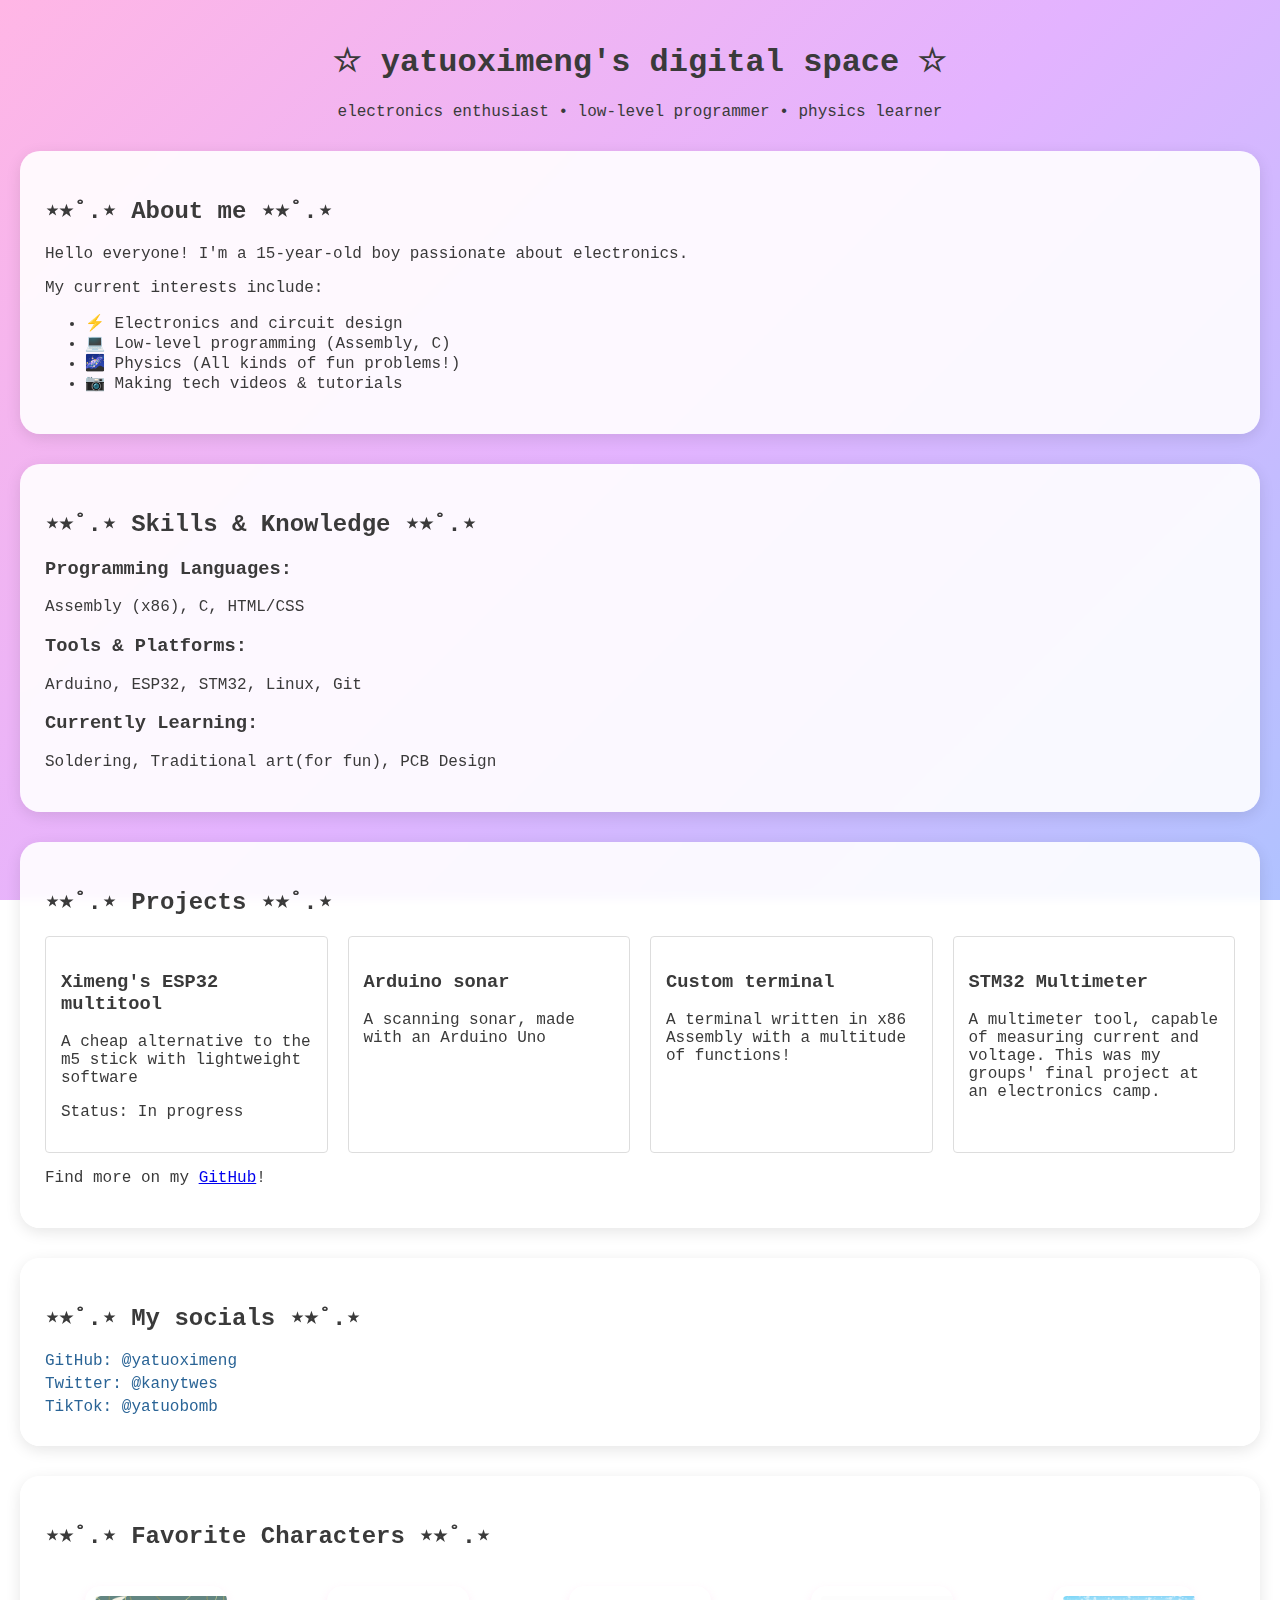
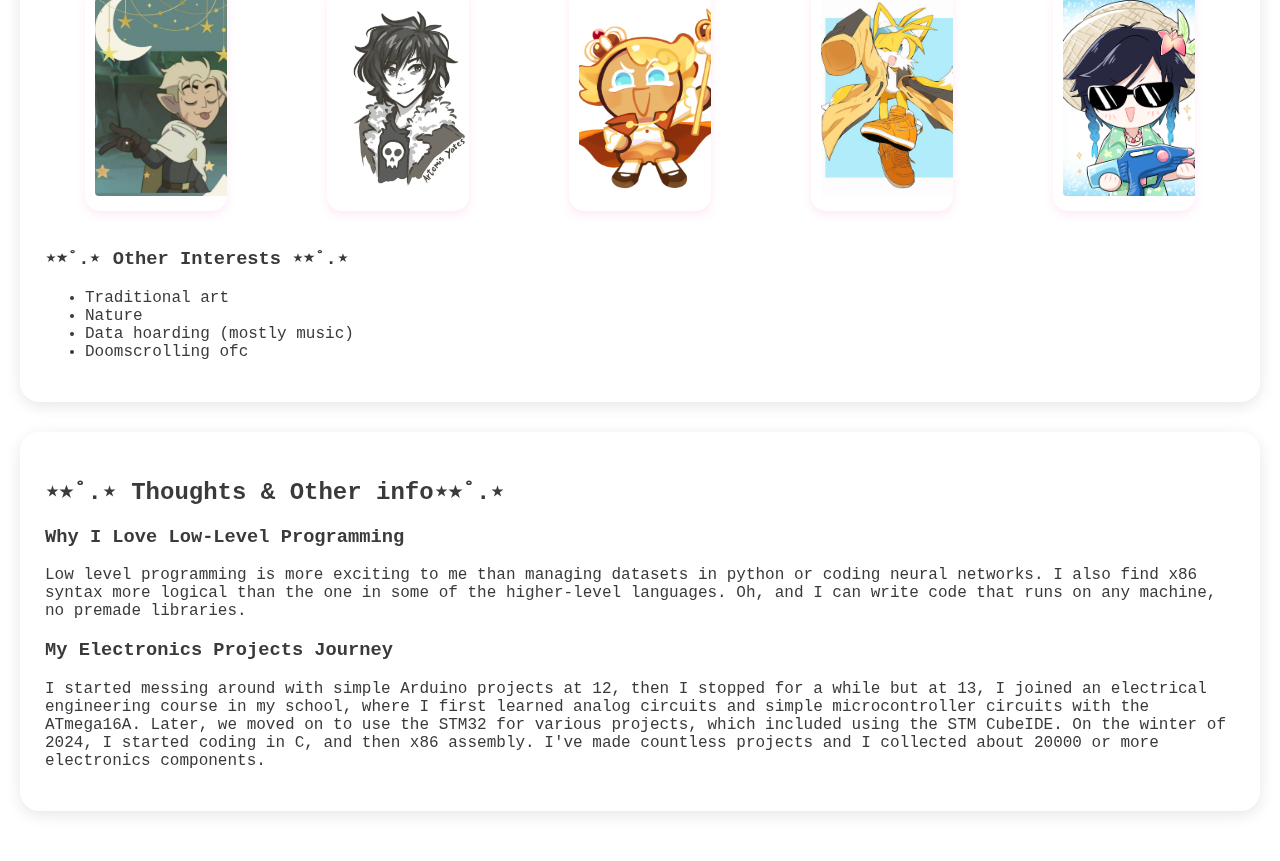
<file: index.html>
<!DOCTYPE html>
<html lang="en">
<head>
    <meta charset="UTF-8">
    <meta name="viewport" content="width=device-width, initial-scale=1.0">
    <title>yatuoximeng</title>
    <link rel="stylesheet" href="style.css">
</head>
<body>
    <header>
        <h1>☆ yatuoximeng's digital space ☆</h1>
        <p>electronics enthusiast • low-level programmer • physics learner</p>
    </header>
    
    <main>
        <section id="about">
            <h2>⋆⭒˚.⋆ About me ⋆⭒˚.⋆</h2>
            <p>Hello everyone! I'm a 15-year-old boy passionate about electronics.</p>
            <p>My current interests include:</p>
            <ul>
                <li>⚡ Electronics and circuit design</li>
                <li>💻 Low-level programming (Assembly, C)</li>
                <li>🌌 Physics (All kinds of fun problems!)</li>
                <li>📷 Making tech videos & tutorials</li>
            </ul>
        </section>
        
        <section id="skills">
            <h2>⋆⭒˚.⋆ Skills & Knowledge ⋆⭒˚.⋆</h2>
            <div class="skills-container">
                <h3>Programming Languages:</h3>
                <p>Assembly (x86), C, HTML/CSS</p>
                
                <h3>Tools & Platforms:</h3>
                <p>Arduino, ESP32, STM32, Linux, Git</p>
                
                <h3>Currently Learning:</h3>
                <p>Soldering, Traditional art(for fun), PCB Design</p>
            </div>
        </section>
        
        <section id="projects">
            <h2>⋆⭒˚.⋆ Projects ⋆⭒˚.⋆</h2>
            <div class="projects">
                <div class="project-card">
                    <h3>Ximeng's ESP32 multitool</h3>
                    <p>A cheap alternative to the m5 stick with lightweight software</p>
                    <p>Status: In progress</p>
                </div>
                <div class="project-card">
                    <h3>Arduino sonar</h3>
                    <p>A scanning sonar, made with an Arduino Uno</p>
                </div>
                <div class="project-card">
                    <h3>Custom terminal</h3>
                    <p>A terminal written in x86 Assembly with a multitude of functions!</p>
                </div>
                <div class="project-card">
                    <h3>STM32 Multimeter</h3>
                    <p>A multimeter tool, capable of measuring current and voltage. This was my groups' final project at an electronics camp.</p>
                </div>
            </div>
            <p>Find more on my <a href="https://github.com/dogalesz" target="_blank">GitHub</a>!</p>
        </section>
        
        <section id="socials">
            <h2>⋆⭒˚.⋆ My socials ⋆⭒˚.⋆</h2>
            <div class="social-links">
                <a href="https://github.com/dogalesz" target="_blank">GitHub: @yatuoximeng</a>
                <a href="https://twitter.com/kanytwes" target="_blank">Twitter: @kanytwes</a>
                <a href="https://tiktok.com/@yatuobomb" target="_blank">TikTok: @yatuobomb</a>
            </div>
        </section>
        
        <section id="interests">
            <h2>⋆⭒˚.⋆ Favorite Characters ⋆⭒˚.⋆</h2>
            <div class="characters">
                <figure class="character-card">
                    <img src="hunter.jpg" alt="Hunter from TOH">
                    
                </figure>
                <figure class="character-card">
                    <img src="nicodiangelo.jpg" alt="Nico Di Angelo">
                    
                </figure>
                <figure class="character-card">
                    <img src="custardcookie.webp" alt="Custard Cookie III">
                  
                </figure>
                <figure class="character-card">
                    <img src="tailsprower.jpg" alt="Miles Tails Prower">
                    
                </figure>
                <figure class="character-card">
                    <img src="venti.png" alt="Venti">
                   
                </figure>
                <!-- remember!!! add more images -->
            </div>
            <h3>⋆⭒˚.⋆ Other Interests ⋆⭒˚.⋆</h3>
            <ul>
                <li>Traditional art</li>
                <li>Nature</li>
                <li>Data hoarding (mostly music)</li>
                <li>Doomscrolling ofc</li>
            </ul>
        </section>
        
        <section id="blog">
            <h2>⋆⭒˚.⋆ Thoughts & Other info⋆⭒˚.⋆</h2>
            <div class="blog-posts">
                <article>
                    <h3>Why I Love Low-Level Programming</h3>
                    <p>Low level programming is more exciting to me than managing datasets in python or coding neural networks. I also find x86 syntax more logical than the one in some of the higher-level languages. Oh, and I can write code that runs on any machine, no premade libraries.</p> 
                </article>
                <article>
                    <h3>My Electronics Projects Journey</h3>
                    <p>I started messing around with simple Arduino projects at 12, then I stopped for a while but at 13, I joined an electrical engineering course in my school, where I first learned analog circuits and simple microcontroller circuits with the ATmega16A. Later, we moved on to use the STM32 for various projects, which included using the STM CubeIDE. On the winter of 2024, I started coding in C, and then x86 assembly. I've made countless projects and I collected about 20000 or more electronics components.</p>
                </article>
            </div>
        </section>
    </main>
</body>
</html>
</file>
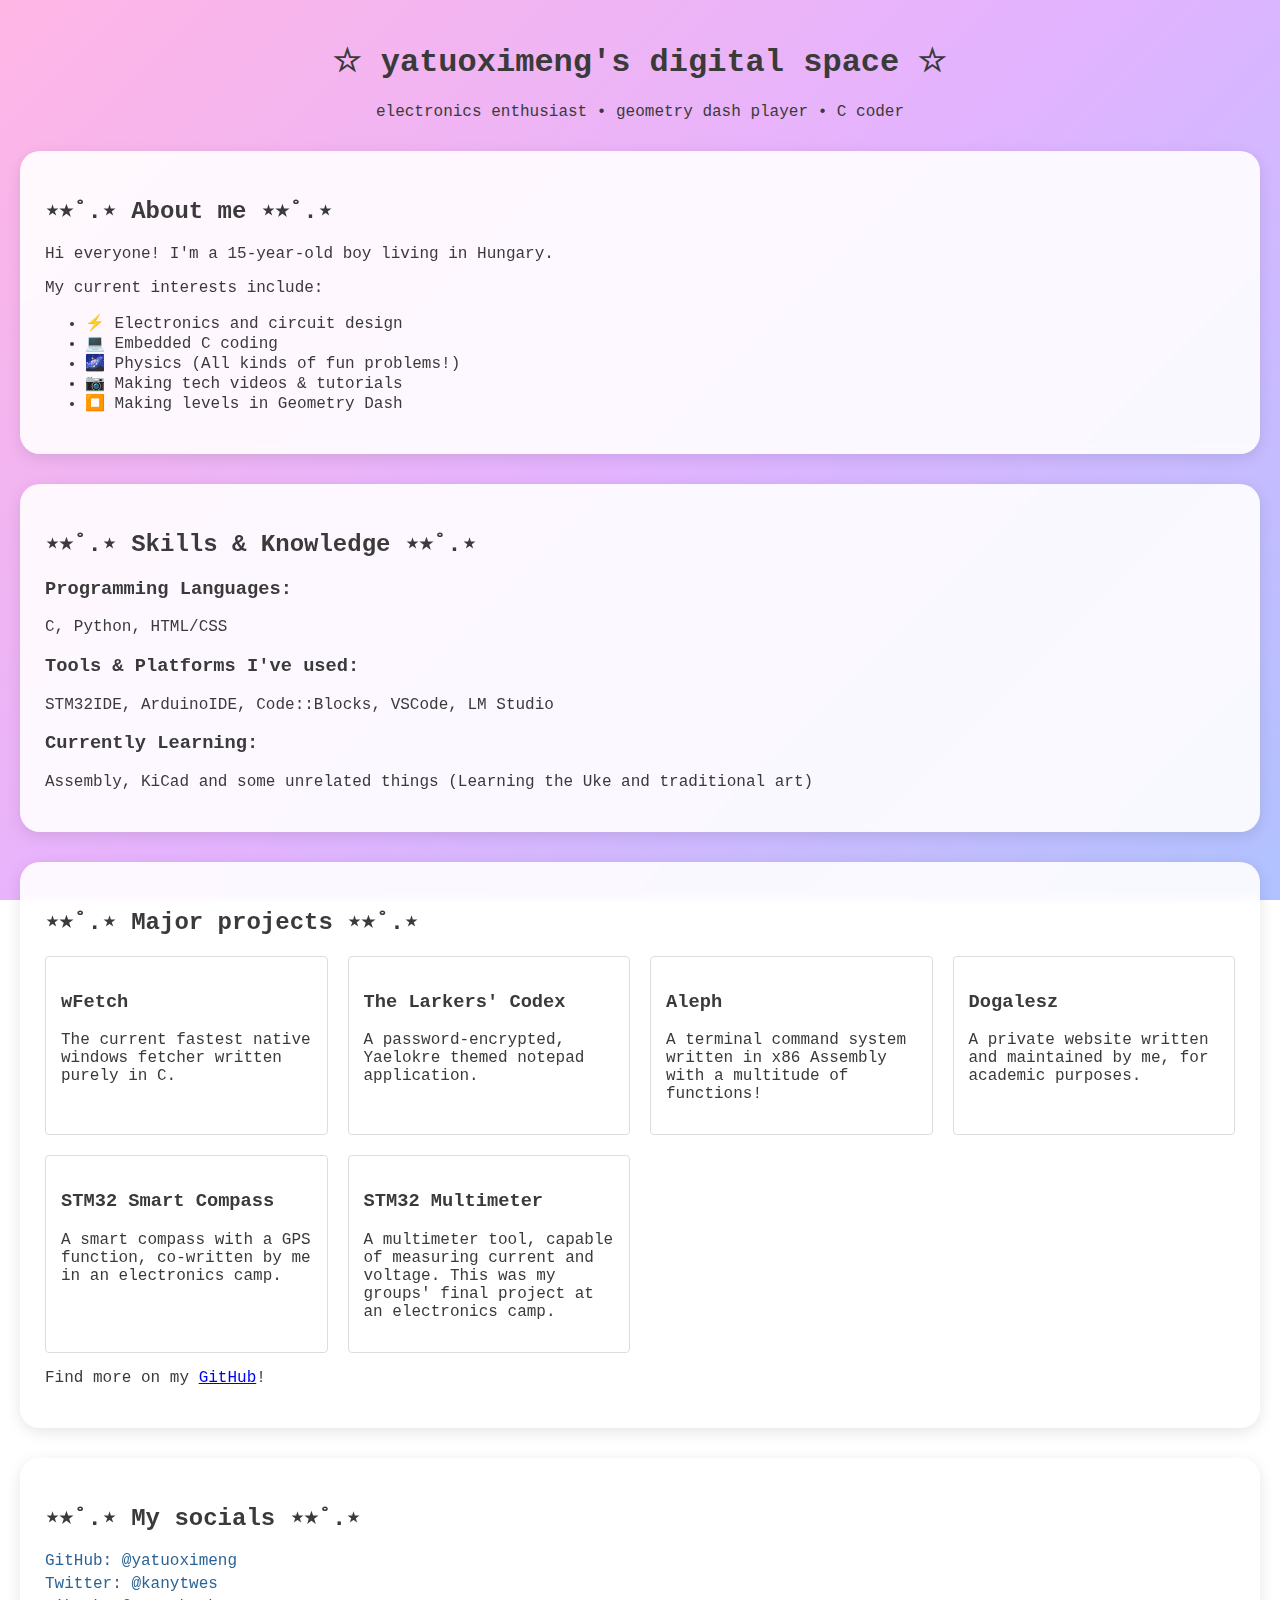
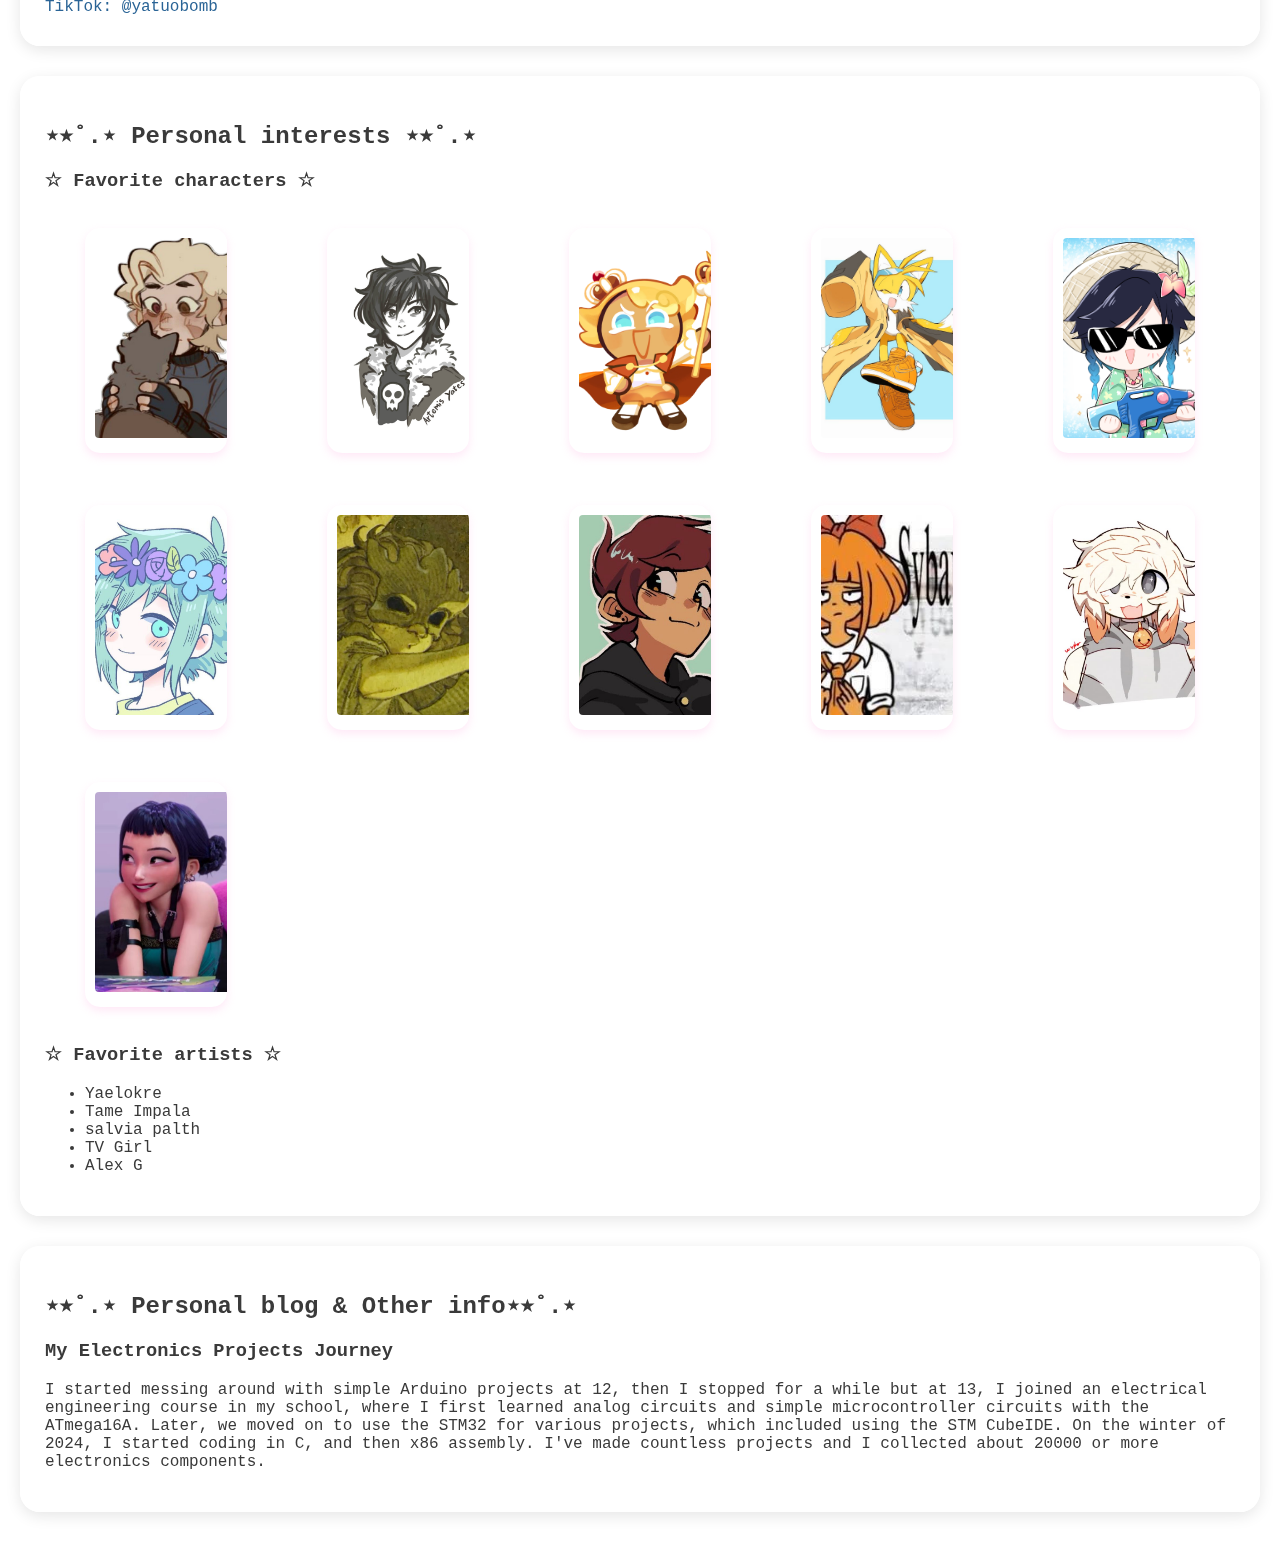
<file: docs/index.html>
<!DOCTYPE html>
<html lang="en">
<head>
    <meta charset="UTF-8">
    <meta name="viewport" content="width=device-width, initial-scale=1.0">
    <title>yatuoximeng</title>
    <link rel="stylesheet" href="style.css">
</head>
<body>
    <header>
        <h1>☆ yatuoximeng's digital space ☆</h1>
        <p>electronics enthusiast • geometry dash player • C coder</p>
    </header>
    
    <main>
        <section id="about">
            <h2>⋆⭒˚.⋆ About me ⋆⭒˚.⋆</h2>
            <p>Hi everyone! I'm a 15-year-old boy living in Hungary.</p>
            <p>My current interests include:</p>
            <ul>
                <li>⚡ Electronics and circuit design</li>
                <li>💻 Embedded C coding</li>
                <li>🌌 Physics (All kinds of fun problems!)</li>
                <li>📷 Making tech videos & tutorials</li>
                <li>⏹️ Making levels in Geometry Dash</li>
            </ul>
        </section>
        
        <section id="skills">
            <h2>⋆⭒˚.⋆ Skills & Knowledge ⋆⭒˚.⋆</h2>
            <div class="skills-container">
                <h3>Programming Languages:</h3>
                <p>C, Python, HTML/CSS</p>
                
                <h3>Tools & Platforms I've used:</h3>
                <p>STM32IDE, ArduinoIDE, Code::Blocks, VSCode, LM Studio</p>
                
                <h3>Currently Learning:</h3>
                <p>Assembly, KiCad and some unrelated things (Learning the Uke and traditional art)</p>
            </div>
        </section>
        
        <section id="projects">
            <h2>⋆⭒˚.⋆ Major projects ⋆⭒˚.⋆</h2>
            <div class="projects">
                <div class="project-card">
                    <h3>wFetch</h3>
                    <p>The current fastest native windows fetcher written purely in C.</p>
                </div>
                <div class="project-card">
                    <h3>The Larkers' Codex</h3>
                    <p>A password-encrypted, Yaelokre themed notepad application. </p>
                </div>
                <div class="project-card">
                    <h3>Aleph</h3>
                    <p>A terminal command system written in x86 Assembly with a multitude of functions!</p>
                </div>
                <div class="project-card">
                    <h3>Dogalesz</h3>
                    <p>A private website written and maintained by me, for academic purposes.</p>
                </div>
                <div class="project-card">
                    <h3>STM32 Smart Compass</h3>
                    <p>A smart compass with a GPS function, co-written by me in an electronics camp.</p>
                </div>
                <div class="project-card">
                    <h3>STM32 Multimeter</h3>
                    <p>A multimeter tool, capable of measuring current and voltage. This was my groups' final project at an electronics camp.</p>
                </div>
            </div>
            <p>Find more on my <a href="https://github.com/dogalesz" target="_blank">GitHub</a>!</p>
        </section>
        
        <section id="socials">
            <h2>⋆⭒˚.⋆ My socials ⋆⭒˚.⋆</h2>
            <div class="social-links">
                <a href="https://github.com/dogalesz" target="_blank">GitHub: @yatuoximeng</a>
                <a href="https://twitter.com/kanytwes" target="_blank">Twitter: @kanytwes</a>
                <a href="https://tiktok.com/@yatuobomb" target="_blank">TikTok: @yatuobomb</a>
            </div>
        </section>
        
        <section id="interests">
            <h2>⋆⭒˚.⋆ Personal interests ⋆⭒˚.⋆</h2>
            <h3>☆ Favorite characters ☆</h3>
            <div class="characters">
                <figure class="character-card">
                    <img src="hunter.jpg" alt="Hunter from TOH">
                </figure>

                <figure class="character-card">
                    <img src="nicodiangelo.jpg" alt="Nico Di Angelo from Percy Jackson">
                </figure>

                <figure class="character-card">
                    <img src="custardcookie.webp" alt="Custard Cookie III from Cookie Run">
                </figure>

                <figure class="character-card">
                    <img src="tailsprower.jpg" alt="Miles from Sonic">
                </figure>

                <figure class="character-card">
                    <img src="venti.png" alt="Venti from Genshin Impact">
                </figure>

                <figure class="character-card">
                    <img src="basil.jpg" alt="Basil from Omori">
                </figure>

                <figure class="character-card">
                    <img src="kingsley.jpg" alt="Kingsley from Yaelokre">
                </figure>

                <figure class="character-card">
                    <img src="luz.jpg" alt="Luz from TOH"> 
                </figure>

                <figure class="character-card">
                    <img src="mymy.jpg" alt="Mymy from Ongezellig">
                </figure>

                <figure class="character-card">
                    <img src="wypher.jpg" alt="Wypher">
                </figure>

                <figure class="character-card">
                    <img src="zoey.jpg" alt="Zoey from KDH">
                </figure>
            </div>
            <h3>☆ Favorite artists ☆</h3>
            <ul>
                <li>Yaelokre</li>
                <li>Tame Impala</li>
                <li>salvia palth</li>
                <li>TV Girl</li>
                <li>Alex G</li>
            </ul>
        </section>
        
        <section id="blog">
            <h2>⋆⭒˚.⋆ Personal blog & Other info⋆⭒˚.⋆</h2>
            <div class="blog-posts">
                <article>
                    <h3>My Electronics Projects Journey</h3>
                    <p>I started messing around with simple Arduino projects at 12, then I stopped for a while but at 13, I joined an electrical engineering course in my school, where I first learned analog circuits and simple microcontroller circuits with the ATmega16A. Later, we moved on to use the STM32 for various projects, which included using the STM CubeIDE. On the winter of 2024, I started coding in C, and then x86 assembly. I've made countless projects and I collected about 20000 or more electronics components.</p>
                </article>
            </div>
        </section>
    </main>
</body>
</html>
</file>
<file: style.css>
body {
            font-family: 'Courier New', monospace;
            background: linear-gradient(135deg, #ffb6e5 0%, #e3b3ff 50%, #b0c2ff 100%);
            background-attachment: fixed;
            color: #3a3a3a;
            min-height: 100vh;
            margin: 0;
            padding: 20px;
        }
header {
            text-align: center;
            margin-bottom: 30px;
        }
section {
            background: rgba(255, 255, 255, 0.9); /* Slightly transparent white */
            backdrop-filter: blur(5px); /* Frosted glass effect */
            border-radius: 20px;
            padding: 25px;
            margin-bottom: 30px;
            box-shadow: 0 4px 15px rgba(0, 0, 0, 0.1);
        }
img {
            max-width: 150px;
            margin: 10px;
            border-radius: 4px;
}
        .social-links a {
            display: block;
            margin: 5px 0;
            color: #2a6496;
            text-decoration: none;
}
        .projects {
            display: grid;
            grid-template-columns: repeat(auto-fill, minmax(250px, 1fr));
            gap: 20px;
}
        .project-card {
            border: 1px solid #ddd;
            padding: 15px;
            border-radius: 4px;
}
.characters {
            display: grid;
            grid-template-columns: repeat(auto-fill, minmax(200px, 1fr));
            gap: 20px;
            margin: 20px 0;
        }
        .character-card {
            background: white;
            border-radius: 15px;
            overflow: hidden; /* Ensures image crops to card */
            box-shadow: 0 4px 8px rgba(255, 182, 230, 0.3);
            transition: transform 0.3s;
        }
        .character-card:hover {
            transform: translateY(-5px);
        }
        .character-card img {
            width: 100%;
            height: 200px; /* Fixed height for uniform crop */
            object-fit: cover; /* Crops image to fit */
            object-position: top; /* Focus on faces */
            border-bottom: 2px solid var(--pink);
        }
        .character-card figcaption {
            padding: 10px;
            text-align: center;
            font-size: 0.9em;
            background: linear-gradient(to bottom, white, #fff0f8);
        }
</file>
<file: docs/style.css>
body {
            font-family: 'Courier New', monospace;
            background: linear-gradient(135deg, #ffb6e5 0%, #e3b3ff 50%, #b0c2ff 100%);
            background-attachment: fixed;
            color: #3a3a3a;
            min-height: 100vh;
            margin: 0;
            padding: 20px;
        }
header {
            text-align: center;
            margin-bottom: 30px;
        }
section {
            background: rgba(255, 255, 255, 0.9); /* Slightly transparent white */
            backdrop-filter: blur(5px); /* Frosted glass effect */
            border-radius: 20px;
            padding: 25px;
            margin-bottom: 30px;
            box-shadow: 0 4px 15px rgba(0, 0, 0, 0.1);
        }
img {
            max-width: 150px;
            margin: 10px;
            border-radius: 4px;
}
        .social-links a {
            display: block;
            margin: 5px 0;
            color: #2a6496;
            text-decoration: none;
}
        .projects {
            display: grid;
            grid-template-columns: repeat(auto-fill, minmax(250px, 1fr));
            gap: 20px;
}
        .project-card {
            border: 1px solid #ddd;
            padding: 15px;
            border-radius: 4px;
}
.characters {
            display: grid;
            grid-template-columns: repeat(auto-fill, minmax(200px, 1fr));
            gap: 20px;
            margin: 20px 0;
        }
        .character-card {
            background: white;
            border-radius: 15px;
            overflow: hidden; /* Ensures image crops to card */
            box-shadow: 0 4px 8px rgba(255, 182, 230, 0.3);
            transition: transform 0.3s;
        }
        .character-card:hover {
            transform: translateY(-5px);
        }
        .character-card img {
            width: 100%;
            height: 200px; /* Fixed height for uniform crop */
            object-fit: cover; /* Crops image to fit */
            object-position: top; /* Focus on faces */
            border-bottom: 2px solid var(--pink);
        }
        .character-card figcaption {
            padding: 10px;
            text-align: center;
            font-size: 0.9em;
            background: linear-gradient(to bottom, white, #fff0f8);
        }
</file>
